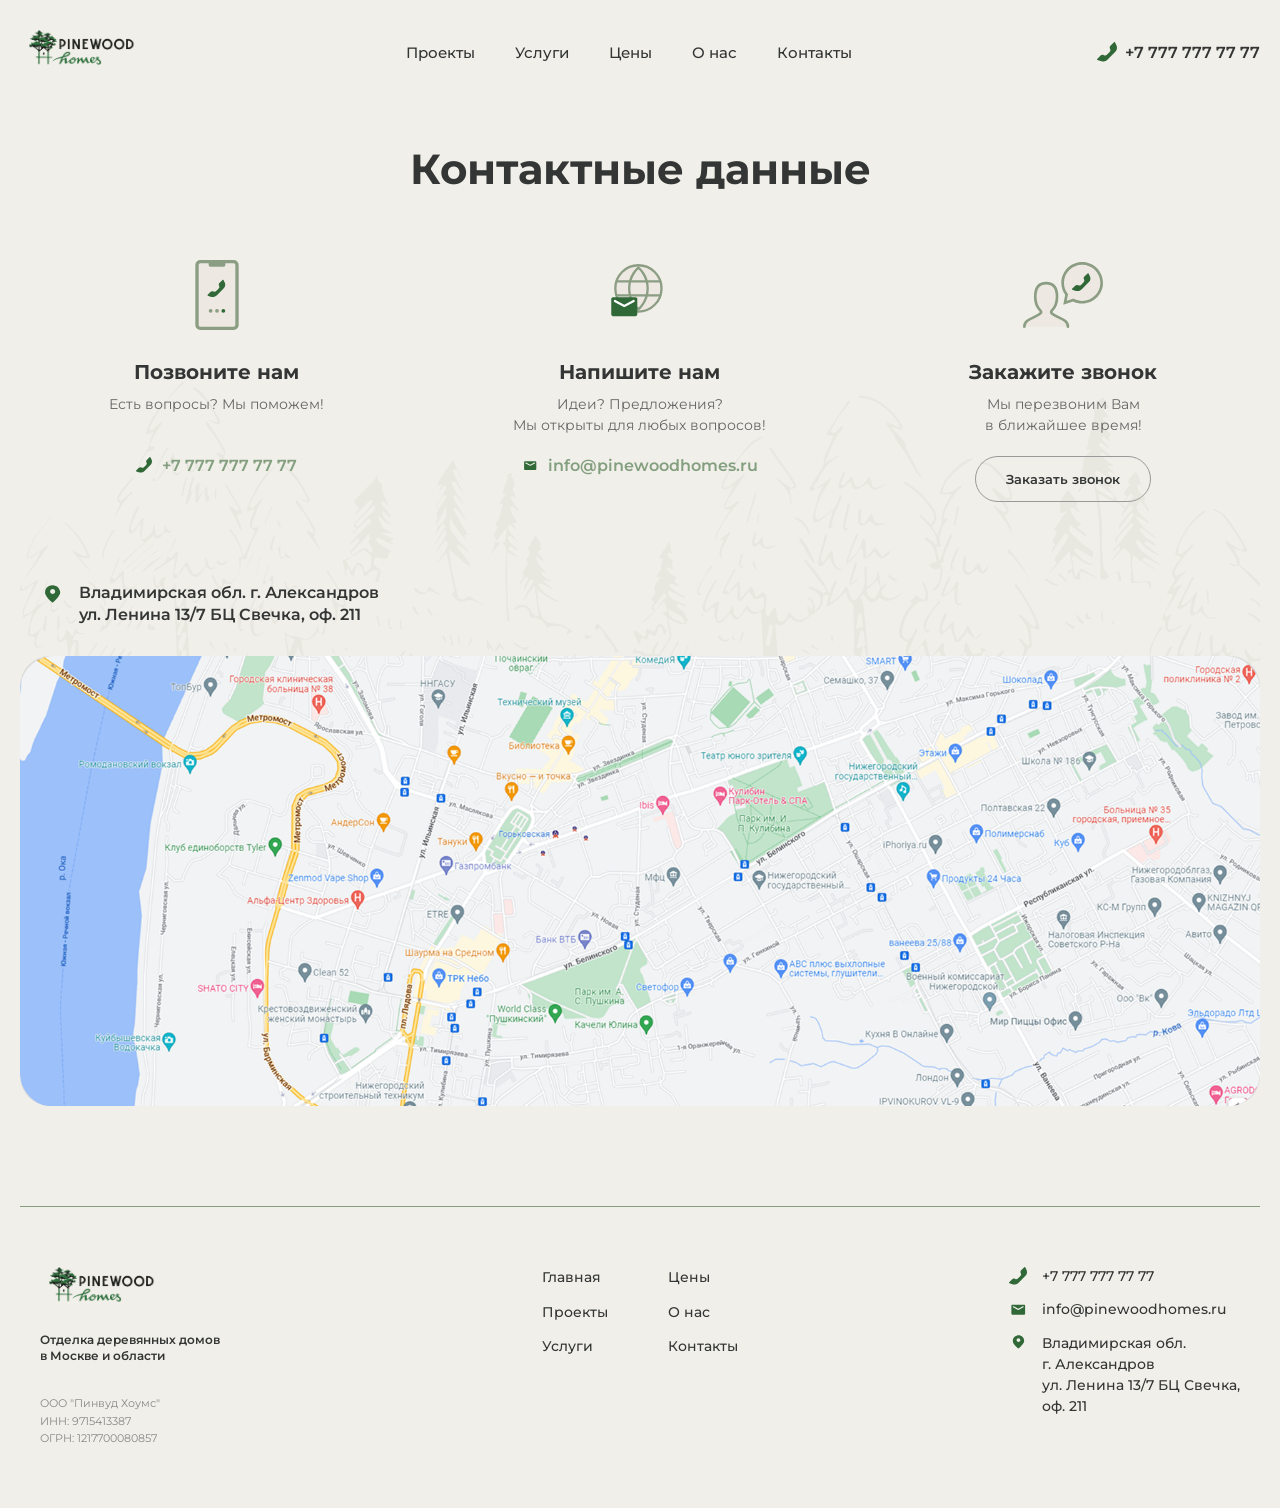
<file: contacts.html>
<!DOCTYPE html>
<html lang="ru">
<head>
    <meta charset="UTF-8">
    <meta name="viewport" content="width=device-width, initial-scale=1.0">
    <title>Контакты — Pinewood Homes</title>
    <link rel="preconnect" href="https://fonts.googleapis.com">
    <link rel="preconnect" href="https://fonts.gstatic.com" crossorigin>
    <link href="https://fonts.googleapis.com/css2?family=Montserrat:wght@400;500;600;700&display=swap" rel="stylesheet">
    <link rel="stylesheet" href="style.css">
</head>
<body>

    <div class="wrapper">

        <header class="header">
            <a href="index.html" class="logo">
                <img src="images/logo.png" alt="Логотип Pinewood Homes">
            </a>
            
            <nav class="nav">
                <ul class="nav__list">
                    <li><a href="projects.html" class="nav__link">Проекты</a></li>
                    <li><a href="services.html" class="nav__link">Услуги</a></li>
                    <li><a href="prices.html" class="nav__link">Цены</a></li>
                    <li><a href="about.html" class="nav__link">О нас</a></li>
                    <li><a href="contacts.html" class="nav__link">Контакты</a></li>
                </ul>
            </nav>

            <a href="tel:+77777777777" class="phone">
                <img src="images/Path 76.svg" alt="Иконка телефона" class="phone__icon">
                +7 777 777 77 77
            </a>
        </header>

        <main class="contacts-page">
            
            <img src="images/trees.svg" alt="Фон деревья" class="contacts-bg">

            <div class="contacts-content">
                <h1 class="projects-page__title">Контактные данные</h1>

                <div class="contacts-grid">
                    
                    <div class="contacts-item">
                        <div class="contacts-item__icon">
                            <img src="images/iphone.svg" alt="Иконка телефона">
                        </div>
                        <h3 class="contacts-item__title">Позвоните нам</h3>
                        <p class="contacts-item__desc">Есть вопросы? Мы поможем!</p>
                        <a href="tel:+77777777777" class="contacts-item__action contacts-link">
                            <img src="images/Path 76.svg" alt="Tel"> +7 777 777 77 77
                        </a>
                    </div>

                    <div class="contacts-item">
                        <div class="contacts-item__icon">
                            <img src="images/Frame45.svg" alt="Иконка почты">
                        </div>
                        <h3 class="contacts-item__title">Напишите нам</h3>
                        <p class="contacts-item__desc">Идеи? Предложения? <br>Мы открыты для любых вопросов!</p>
                        <a href="mailto:info@pinewoodhomes.ru" class="contacts-item__action contacts-link">
                            <img src="images/Mail (1).svg" alt="Mail"> info@pinewoodhomes.ru
                        </a>
                    </div>

                    <div class="contacts-item">
                        <div class="contacts-item__icon">
                            <img src="images/Group 70.svg" alt="Иконка пользователя">
                        </div>
                        <h3 class="contacts-item__title">Закажите звонок</h3>
                        <p class="contacts-item__desc">Мы перезвоним Вам <br>в ближайшее время!</p>
                        <button class="btn btn-outline contacts-btn">Заказать звонок</button>
                    </div>

                </div>

                <div class="contacts-address">
                    <div class="contacts-address__icon">
                        <img src="images/Marker1.svg" alt="Метка">
                    </div>
                    <p class="contacts-address__text">
                        Владимирская обл. г. Александров <br>
                        ул. Ленина 13/7 БЦ Свечка, оф. 211
                    </p>
                </div>

                <div class="contacts-map">

                    <img src="images/map.png" alt="Карта проезда">
                </div>

            </div>
        </main>

       <footer class="footer">
        <div class="wrapper">
            <div class="footer__inner">
                
                <div class="footer__col footer__col--brand">
                    <a href="#" class="logo footer__logo">
                        <img src="images/logo.png" alt="Логотип Pinewood Homes">
                    </a>
                    <p class="footer__desc">Отделка деревянных домов<br>в Москве и области</p>
                    <div class="footer__legal">
                        <p>ООО "Пинвуд Хоумс"</p>
                        <p>ИНН: 9715413387</p>
                        <p>ОГРН: 1217700080857</p>
                    </div>
                </div>

                <div class="footer__col footer__col--nav">
                    <ul class="footer__nav-list">
                        <li><a href="#">Главная</a></li>
                        <li><a href="projects.html">Проекты</a></li>
                        <li><a href="services.html">Услуги</a></li>
                    </ul>
                    <ul class="footer__nav-list">
                        <li><a href="prices.html">Цены</a></li>
                        <li><a href="about.html">О нас</a></li>
                        <li><a href="contacts.html">Контакты</a></li>
                    </ul>
                </div>

                <div class="footer__col footer__col--contacts">
                    <a href="tel:+77777777777" class="footer__contact-item">
                        <img src="images/Path 76.svg" alt="Телефон">
                        +7 777 777 77 77
                    </a>
                    <a href="mailto:info@pinewoodhomes.ru" class="footer__contact-item">
                        <img src="images/Mail.svg" alt="Почта">
                        info@pinewoodhomes.ru
                    </a>
                    <div class="footer__contact-item align-top">
                        <img src="images/Marker1.svg" alt="Адрес">
                        <p>Владимирская обл.<br>г. Александров<br>ул. Ленина 13/7 БЦ Свечка,<br>оф. 211</p>
                    </div>
                </div>

            </div>
        </div>
    </footer>
    </div>

</body>
</html>
</file>
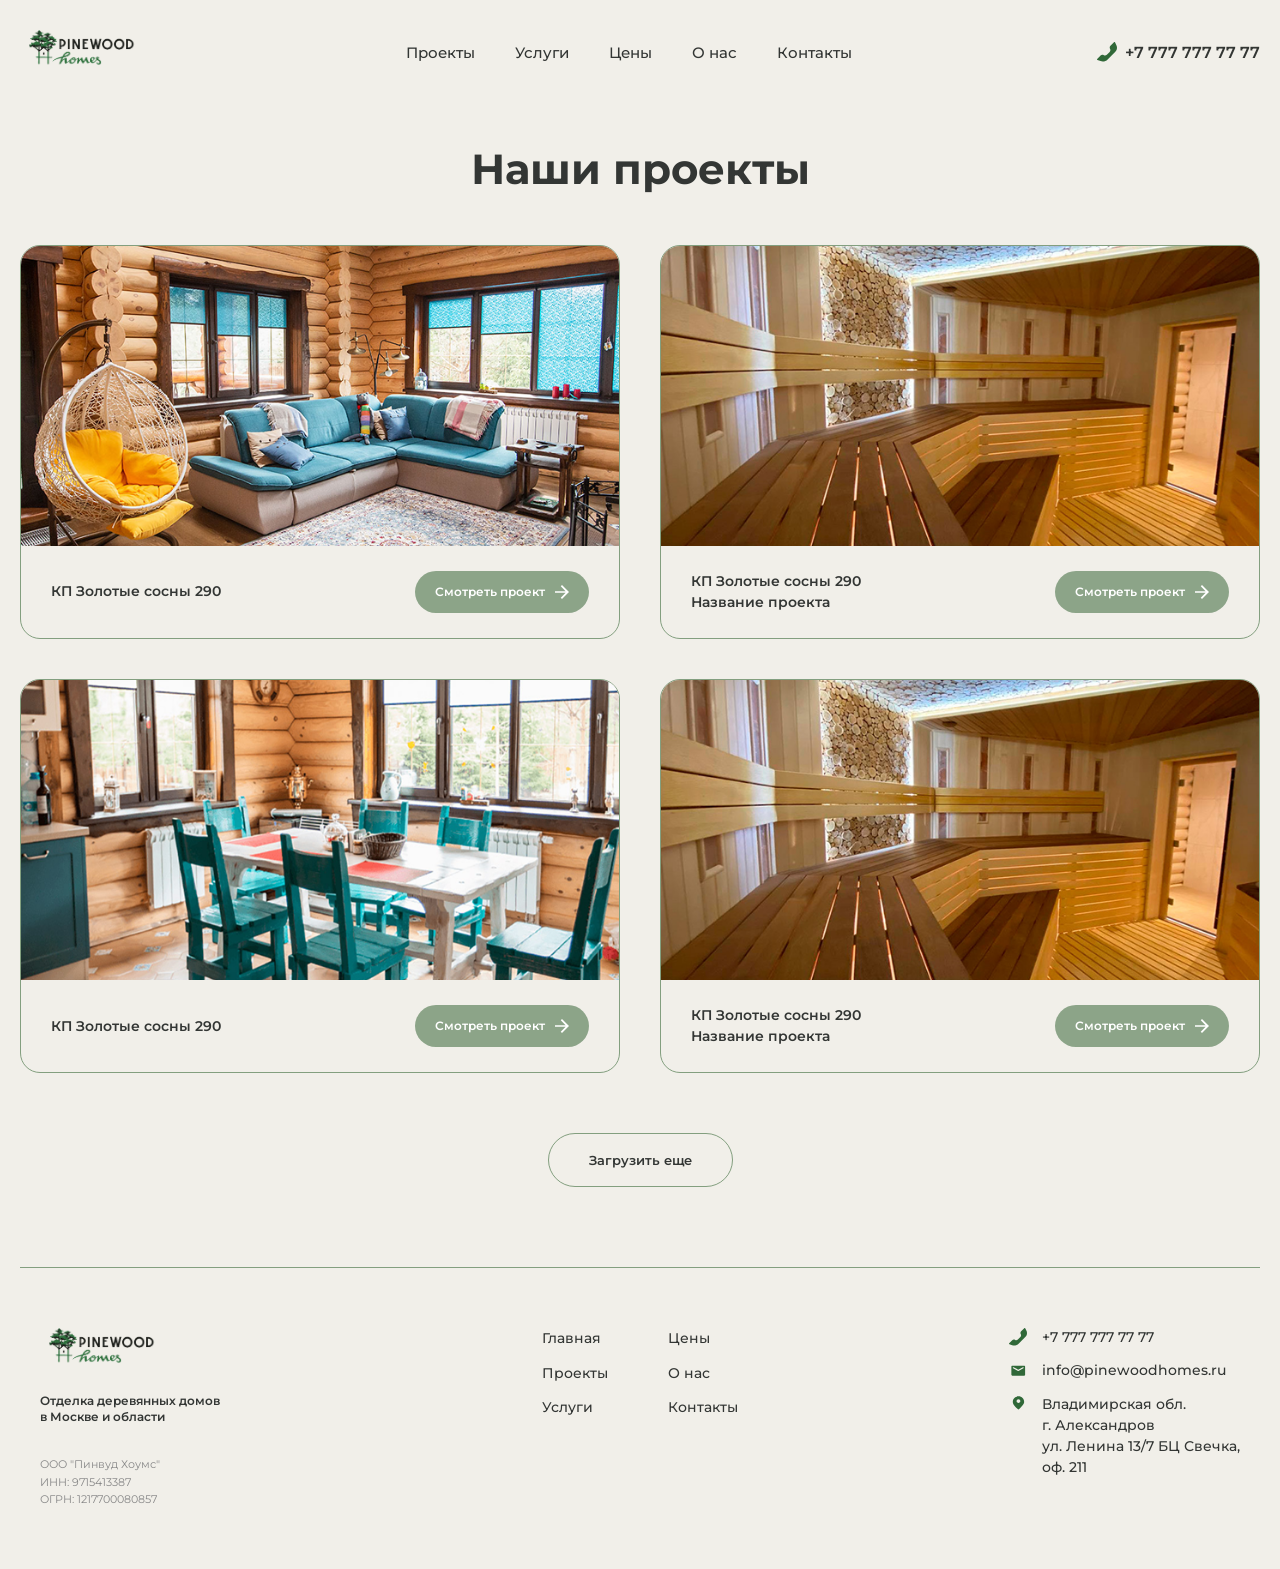
<file: projects.html>
<!DOCTYPE html>
<html lang="ru">
<head>
    <meta charset="UTF-8">
    <meta name="viewport" content="width=device-width, initial-scale=1.0">
    <title>Наши проекты — Pinewood Homes</title>
    <link rel="preconnect" href="https://fonts.googleapis.com">
    <link rel="preconnect" href="https://fonts.gstatic.com" crossorigin>
    <link href="https://fonts.googleapis.com/css2?family=Montserrat:wght@400;500;600;700&display=swap" rel="stylesheet">
    <link rel="stylesheet" href="style.css">
</head>
<body>

    <div class="wrapper">
         <header class="header">
            <a href="index.html" class="logo">
                <img src="images/logo.png" alt="Логотип Pinewood Homes">
            </a>
            
            <nav class="nav">
                <ul class="nav__list">
                    <li><a href="projects.html" class="nav__link">Проекты</a></li>
                    <li><a href="services.html" class="nav__link">Услуги</a></li>
                    <li><a href="prices.html" class="nav__link">Цены</a></li>
                    <li><a href="about.html" class="nav__link">О нас</a></li>
                    <li><a href="contacts.html" class="nav__link">Контакты</a></li>
                </ul>
            </nav>

            <a href="tel:+77777777777" class="phone">
                <img src="images/Path 76.svg" alt="Иконка телефона" class="phone__icon">
                +7 777 777 77 77
            </a>
        </header>

        <main class="projects-page">
            <h1 class="projects-page__title">Наши проекты</h1>

            <div class="projects-page__grid" id="projects-grid">
                
                <article class="project-card">
                    <div class="project-card__img">
                        <img src="images/project-img1.png" alt="Интерьер 1">
                    </div>
                    <div class="project-card__content">
                        <div class="project-card__info">
                            <p>КП Золотые сосны 290</p>
                        </div>
                        <a href="#" class="project-card__btn">
                            Смотреть проект
                            <img src="images/Icon ionic-md-arrow-forward.svg" alt="Стрелка">
                        </a>
                    </div>
                </article>

                <article class="project-card">
                    <div class="project-card__img">
                        <img src="images/project-img2.png" alt="Интерьер 2">
                    </div>
                    <div class="project-card__content">
                        <div class="project-card__info">
                            <p>КП Золотые сосны 290</p>
                            <p>Название проекта</p>
                        </div>
                        <a href="#" class="project-card__btn">
                            Смотреть проект
                            <img src="images/Icon ionic-md-arrow-forward.svg" alt="Стрелка">
                        </a>
                    </div>
                </article>

                <article class="project-card">
                    <div class="project-card__img">
                        <img src="images/project-img3.png" alt="Интерьер 3">
                    </div>
                    <div class="project-card__content">
                        <div class="project-card__info">
                            <p>КП Золотые сосны 290</p>
                        </div>
                        <a href="#" class="project-card__btn">
                            Смотреть проект
                            <img src="images/Icon ionic-md-arrow-forward.svg" alt="Стрелка">
                        </a>
                    </div>
                </article>

                <article class="project-card">
                    <div class="project-card__img">
                        <img src="images/project-img4.png" alt="Интерьер 4">
                    </div>
                    <div class="project-card__content">
                        <div class="project-card__info">
                            <p>КП Золотые сосны 290</p>
                            <p>Название проекта</p>
                        </div>
                        <a href="#" class="project-card__btn">
                            Смотреть проект
                            <img src="images/Icon ionic-md-arrow-forward.svg" alt="Стрелка">
                        </a>
                    </div>
                </article>

            </div>

            <div class="projects-page__actions">
                <button class="btn btn-outline" id="load-more-btn">Загрузить еще</button>
            </div>
        </main>

        <footer class="footer">
        <div class="wrapper">
            <div class="footer__inner">
                

                <div class="footer__col footer__col--brand">
                    <a href="#" class="logo footer__logo">
                        <img src="images/logo.png" alt="Логотип Pinewood Homes">
                    </a>
                    <p class="footer__desc">Отделка деревянных домов<br>в Москве и области</p>
                    <div class="footer__legal">
                        <p>ООО "Пинвуд Хоумс"</p>
                        <p>ИНН: 9715413387</p>
                        <p>ОГРН: 1217700080857</p>
                    </div>
                </div>

                <div class="footer__col footer__col--nav">
                    <ul class="footer__nav-list">
                        <li><a href="index.html">Главная</a></li>
                        <li><a href="projects.html">Проекты</a></li>
                        <li><a href="services.html">Услуги</a></li>
                    </ul>
                    <ul class="footer__nav-list">
                        <li><a href="prices.html">Цены</a></li>
                        <li><a href="about.html">О нас</a></li>
                        <li><a href="contacts.html">Контакты</a></li>
                    </ul>
                </div>


                <div class="footer__col footer__col--contacts">
                    <a href="tel:+77777777777" class="footer__contact-item">
                        <img src="images/Path 76.svg" alt="Телефон">
                        +7 777 777 77 77
                    </a>
                    <a href="mailto:info@pinewoodhomes.ru" class="footer__contact-item">
                        <img src="images/Mail.svg" alt="Почта">
                        info@pinewoodhomes.ru
                    </a>
                    <div class="footer__contact-item align-top">
                        <img src="images/Marker1.svg" alt="Адрес">
                        <p>Владимирская обл.<br>г. Александров<br>ул. Ленина 13/7 БЦ Свечка,<br>оф. 211</p>
                    </div>
                </div>

            </div>
        </div>
    </footer>
    </div>
    
    
    <script src="script.js"></script>
</body>
</html>
</file>
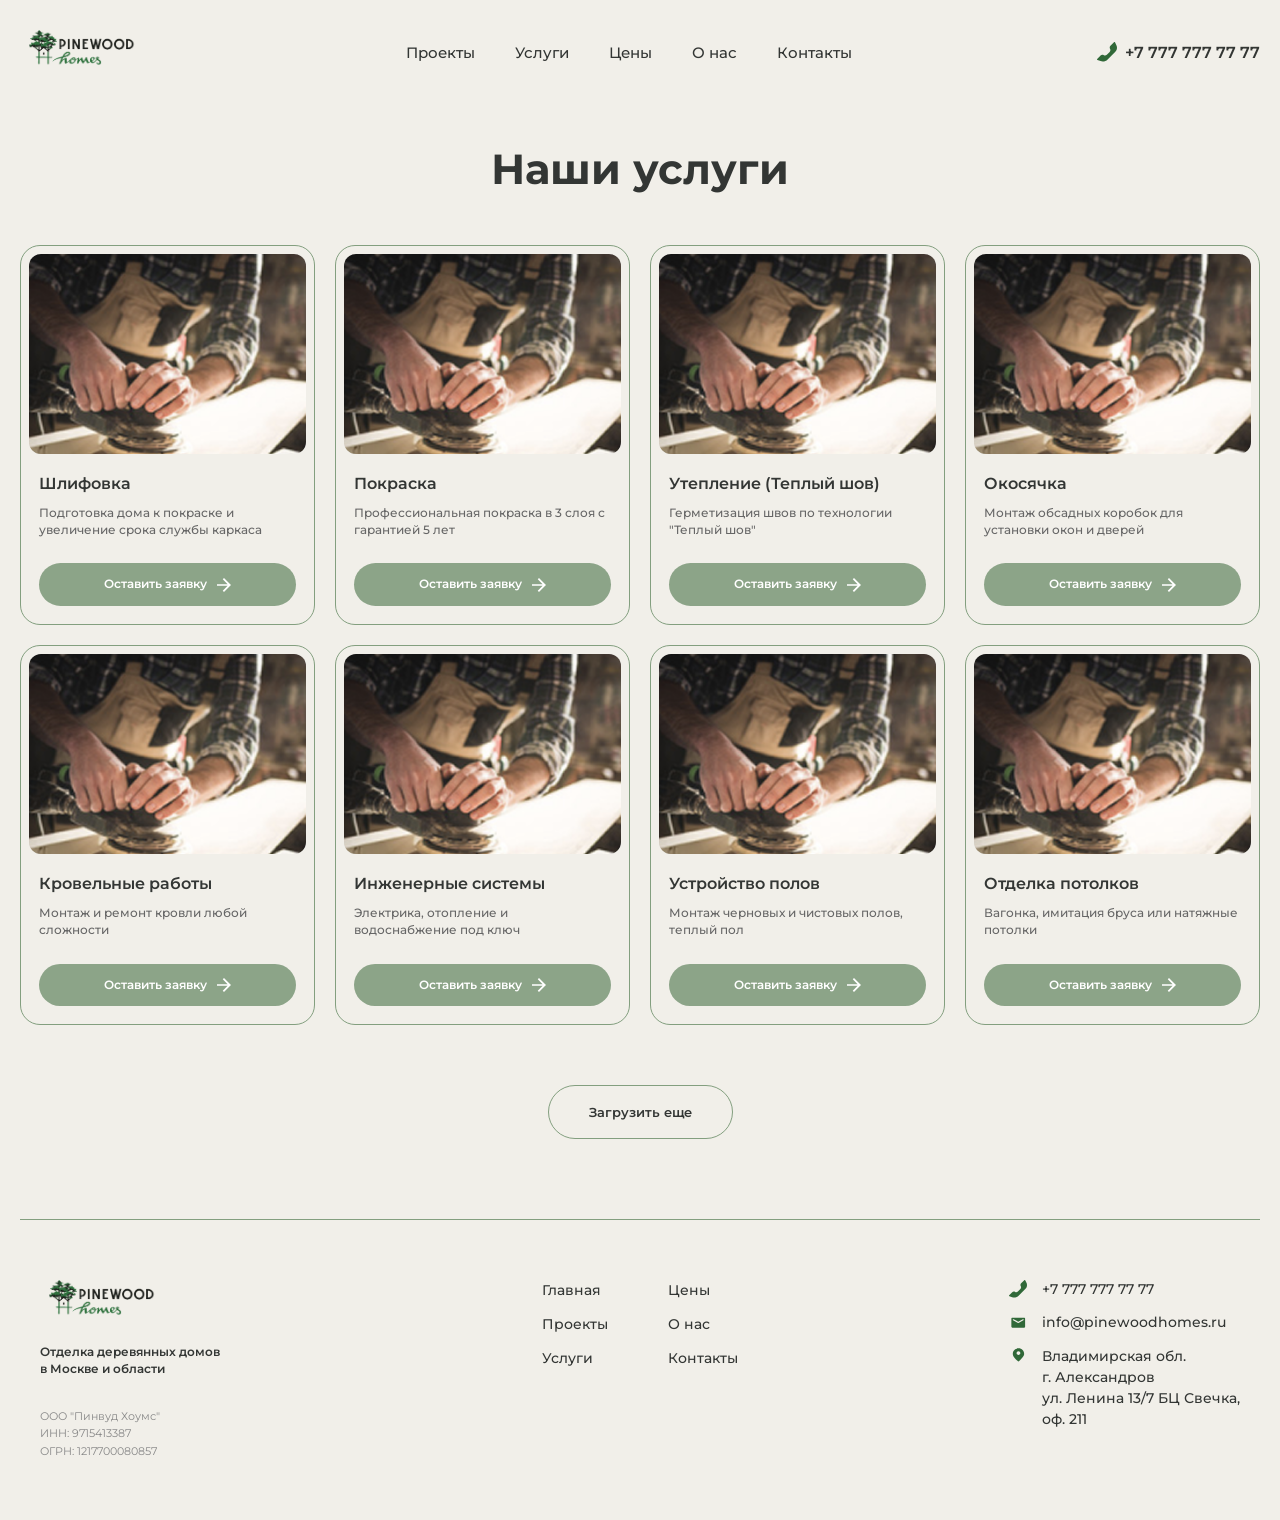
<file: services.html>
<!DOCTYPE html>
<html lang="ru">
<head>
    <meta charset="UTF-8">
    <meta name="viewport" content="width=device-width, initial-scale=1.0">
    <title>Наши услуги — Pinewood Homes</title>
    <link rel="preconnect" href="https://fonts.googleapis.com">
    <link rel="preconnect" href="https://fonts.gstatic.com" crossorigin>
    <link href="https://fonts.googleapis.com/css2?family=Montserrat:wght@400;500;600;700&display=swap" rel="stylesheet">
    <link rel="stylesheet" href="style.css">
</head>
<body>

    <div class="wrapper">

        <header class="header">
            <a href="index.html" class="logo">
                <img src="images/logo.png" alt="Логотип Pinewood Homes">
            </a>
            
            <nav class="nav">
                <ul class="nav__list">
                    <li><a href="projects.html" class="nav__link">Проекты</a></li>
                    <li><a href="services.html" class="nav__link">Услуги</a></li>
                    <li><a href="prices.html" class="nav__link">Цены</a></li>
                    <li><a href="about.html" class="nav__link">О нас</a></li>
                    <li><a href="contacts.html" class="nav__link">Контакты</a></li>
                </ul>
            </nav>

            <a href="tel:+77777777777" class="phone">
                <img src="images/Path 76.svg" alt="Иконка телефона" class="phone__icon">
                +7 777 777 77 77
            </a>
        </header>

        <main class="services-page">
            <h1 class="projects-page__title">Наши услуги</h1>

            <div class="services-page__grid" id="services-grid">
                
                <article class="service-card">
                    <div class="service-card__img"><img src="images/swiper3.png" alt="Шлифовка"></div>
                    <div class="service-card__content">
                        <h3 class="service-card__title">Шлифовка</h3>
                        <p class="service-card__desc">Подготовка дома к покраске и увеличение срока службы каркаса</p>
                        <a href="#" class="service-card__btn">Оставить заявку <img src="images/Icon ionic-md-arrow-forward.svg" alt="Стрелка"></a>
                    </div>
                </article>

                <article class="service-card">
                    <div class="service-card__img"><img src="images/swiper3.png" alt="Покраска"></div>
                    <div class="service-card__content">
                        <h3 class="service-card__title">Покраска</h3>
                        <p class="service-card__desc">Профессиональная покраска в 3 слоя с гарантией 5 лет</p>
                        <a href="#" class="service-card__btn">Оставить заявку <img src="images/Icon ionic-md-arrow-forward.svg" alt="Стрелка"></a>
                    </div>
                </article>

                <article class="service-card">
                    <div class="service-card__img"><img src="images/swiper3.png" alt="Утепление"></div>
                    <div class="service-card__content">
                        <h3 class="service-card__title">Утепление (Теплый шов)</h3>
                        <p class="service-card__desc">Герметизация швов по технологии "Теплый шов"</p>
                        <a href="#" class="service-card__btn">Оставить заявку <img src="images/Icon ionic-md-arrow-forward.svg" alt="Стрелка"></a>
                    </div>
                </article>

                <article class="service-card">
                    <div class="service-card__img"><img src="images/swiper3.png" alt="Окосячка"></div>
                    <div class="service-card__content">
                        <h3 class="service-card__title">Окосячка</h3>
                        <p class="service-card__desc">Монтаж обсадных коробок для установки окон и дверей</p>
                        <a href="#" class="service-card__btn">Оставить заявку <img src="images/Icon ionic-md-arrow-forward.svg" alt="Стрелка"></a>
                    </div>
                </article>

                <article class="service-card">
                    <div class="service-card__img"><img src="images/swiper3.png" alt="Кровля"></div>
                    <div class="service-card__content">
                        <h3 class="service-card__title">Кровельные работы</h3>
                        <p class="service-card__desc">Монтаж и ремонт кровли любой сложности</p>
                        <a href="#" class="service-card__btn">Оставить заявку <img src="images/Icon ionic-md-arrow-forward.svg" alt="Стрелка"></a>
                    </div>
                </article>

                <article class="service-card">
                    <div class="service-card__img"><img src="images/swiper3.png" alt="Инженерка"></div>
                    <div class="service-card__content">
                        <h3 class="service-card__title">Инженерные системы</h3>
                        <p class="service-card__desc">Электрика, отопление и водоснабжение под ключ</p>
                        <a href="#" class="service-card__btn">Оставить заявку <img src="images/Icon ionic-md-arrow-forward.svg" alt="Стрелка"></a>
                    </div>
                </article>

                <article class="service-card">
                    <div class="service-card__img"><img src="images/swiper3.png" alt="Полы"></div>
                    <div class="service-card__content">
                        <h3 class="service-card__title">Устройство полов</h3>
                        <p class="service-card__desc">Монтаж черновых и чистовых полов, теплый пол</p>
                        <a href="#" class="service-card__btn">Оставить заявку <img src="images/Icon ionic-md-arrow-forward.svg" alt="Стрелка"></a>
                    </div>
                </article>

                <article class="service-card">
                    <div class="service-card__img"><img src="images/swiper3.png" alt="Потолки"></div>
                    <div class="service-card__content">
                        <h3 class="service-card__title">Отделка потолков</h3>
                        <p class="service-card__desc">Вагонка, имитация бруса или натяжные потолки</p>
                        <a href="#" class="service-card__btn">Оставить заявку <img src="images/Icon ionic-md-arrow-forward.svg" alt="Стрелка"></a>
                    </div>
                </article>

            </div>

            <div class="projects-page__actions">
                <button class="btn btn-outline" id="load-more-services-btn">Загрузить еще</button>
            </div>
        </main>

         <footer class="footer">
        <div class="wrapper">
            <div class="footer__inner">
                
                <div class="footer__col footer__col--brand">
                    <a href="#" class="logo footer__logo">
                        <img src="images/logo.png" alt="Логотип Pinewood Homes">
                    </a>
                    <p class="footer__desc">Отделка деревянных домов<br>в Москве и области</p>
                    <div class="footer__legal">
                        <p>ООО "Пинвуд Хоумс"</p>
                        <p>ИНН: 9715413387</p>
                        <p>ОГРН: 1217700080857</p>
                    </div>
                </div>

                <div class="footer__col footer__col--nav">
                    <ul class="footer__nav-list">
                        <li><a href="#">Главная</a></li>
                        <li><a href="projects.html">Проекты</a></li>
                        <li><a href="services.html">Услуги</a></li>
                    </ul>
                    <ul class="footer__nav-list">
                        <li><a href="prices.html">Цены</a></li>
                        <li><a href="about.html">О нас</a></li>
                        <li><a href="contacts.html">Контакты</a></li>
                    </ul>
                </div>

                <div class="footer__col footer__col--contacts">
                    <a href="tel:+77777777777" class="footer__contact-item">
                        <img src="images/Path 76.svg" alt="Телефон">
                        +7 777 777 77 77
                    </a>
                    <a href="mailto:info@pinewoodhomes.ru" class="footer__contact-item">
                        <img src="images/Mail.svg" alt="Почта">
                        info@pinewoodhomes.ru
                    </a>
                    <div class="footer__contact-item align-top">
                        <img src="images/Marker1.svg" alt="Адрес">
                        <p>Владимирская обл.<br>г. Александров<br>ул. Ленина 13/7 БЦ Свечка,<br>оф. 211</p>
                    </div>
                </div>

            </div>
        </div>
    </footer>
    </div>
    
    <script src="script.js"></script>
</body>
</html>
</file>
<file: style.css>
:root {
    --bg-color: #F1EFE9; 
    --text-main: #333634; 
    --text-green: #839F7F; 
    --font-main: 'Montserrat', sans-serif;
    --container-width: 1340px; 
}

* {
    margin: 0;
    padding: 0;
    box-sizing: border-box;
}

body {
    background-color: var(--bg-color);
    font-family: var(--font-main);
    color: var(--text-main);
    line-height: 1.2;
    overflow-x: hidden;
}

a {
    text-decoration: none;
    color: inherit;
}

ul {
    list-style: none;
}

.wrapper {
    max-width: var(--container-width);
    margin: 0 auto;
    padding: 0 20px;
}

.header {
    display: flex;
    justify-content: space-between;
    align-items: center;
    padding: 30px 0;
}

.logo img {
    height: 40px; 
    min-width: 140px;
    object-fit: contain;
}

.nav__list {
    display: flex;
    gap: 40px;
}

.nav__link {
    font-size: 15px;
    font-weight: 500;
    transition: color 0.3s ease;
}

.nav__link:hover {
    color: var(--text-green);
}

.phone {
    display: flex;
    align-items: center;
    gap: 8px;
    font-size: 16px;
    font-weight: 600;
}

.phone__icon {
    width: 20px;
    height: 20px;
    object-fit: contain;
}

.hero {
    display: flex;
    align-items: center;
    justify-content: space-between;
    padding: 60px 0 100px 0;
}

.hero__content {
    width: 45%; 
    max-width: 500px;
}

.hero__title {
    font-size: clamp(32px, 4vw, 44px);
    font-weight: 700;
    line-height: 1.15;
    margin-bottom: 25px;
    letter-spacing: -0.5px;
}

.text-green {
    color: var(--text-green);
}

.hero__subtitle {
    font-size: 16px;
    font-weight: 500;
    margin-bottom: 45px;
    line-height: 1.5;
    color: #555555;
}

.hero__actions {
    display: flex;
    align-items: center;
    gap: 15px;
}

.btn {
    cursor: pointer;
    border: none;
    outline: none;
    transition: background-color 0.2s ease, transform 0.1s ease;
}

.btn:active {
    transform: scale(0.98);
}

.btn-primary {
    background-color: var(--text-green);
    color: white;
    font-family: var(--font-main);
    font-size: 12px;
    font-weight: 600;
    padding: 18px 32px;
    border-radius: 40px;
    text-transform: uppercase;
    letter-spacing: 0.5px;
}

.btn-primary:hover {
    background-color: #718c6e;
}

.btn-icon {
    display: flex;
    justify-content: center;
    align-items: center;
    width: 52px;
    height: 52px;
    background-color: var(--text-green);
    border-radius: 50%;
}

.btn-icon:hover {
    background-color: #718c6e;
}

.btn-icon img {
    width: 20px;
    height: 20px;
}

.hero__slider-wrapper {
    position: relative;
    width: 50%; 
    max-width: 550px;
}

.hero-swiper {
    width: 100%;
    height: 420px;
    border-radius: 40px;
    border: 2px solid var(--text-green); 
    background-color: #dcdcdc; 
}

.swiper-slide {
    width: 100%;
    height: 100%; 
    display: block;
}

.swiper-slide img {
    width: 100%;
    height: 100%;
    object-fit: cover;
    display: block;
}


.custom-next {
    position: absolute;
    right: -60px; 
    top: 50%;
    transform: translateY(-50%);
    width: 46px !important;
    height: 46px !important;
    border-radius: 50%;
    border: 1px solid var(--text-green);
    display: flex;
    justify-content: center;
    align-items: center;
    cursor: pointer;
    z-index: 10;
    background-color: transparent;
}

.custom-next:hover {
    background-color: rgba(131, 159, 127, 0.1);
}

.custom-next img {
    width: 14px;
    height: 14px;
}

.custom-next::after {
    display: none; 
}


@media (max-width: 992px) {
    .header {
        flex-wrap: wrap;
        gap: 20px;
        justify-content: center;
    }
    .nav {
        order: 3;
        width: 100%;
        display: flex;
        justify-content: center;
    }
    
    .hero {
        flex-direction: column;
        text-align: center;
        padding: 40px 0;
        gap: 50px;
    }
    
    .hero__content, 
    .hero__slider-wrapper {
        width: 100%;
        max-width: 600px;
    }
    
    .hero__actions {
        justify-content: center;
    }
    
    .custom-next {
        display: none !important; 
    }
}

@media (max-width: 576px) {
    .nav__list {
        flex-wrap: wrap;
        justify-content: center;
        gap: 15px;
    }
    
    .hero__actions {
        flex-direction: column;
        width: 100%;
    }
    
    .btn-primary {
        width: 100%;
    }
    
    .hero-swiper {
        height: 300px; 
        border-radius: 20px;
    }
}


.process {
    position: relative; 
    padding: 100px 0 120px 0;
    background-color: var(--bg-color);
}

.process__bg-trees {
    position: absolute;
    bottom: 0;
    left: 0;
    width: 100%;
    height: auto;
    object-fit: cover;
    z-index: 0;
    pointer-events: none; 
    opacity: 0.4;
}

.process .wrapper {
    position: relative;
    z-index: 1;
}

.process__header {
    display: flex;
    justify-content: space-between;
    align-items: flex-start;
    margin-bottom: 70px;
    gap: 40px;
}

.process__title {
    font-size: clamp(28px, 4vw, 36px);
    font-weight: 700;
    line-height: 1.2;
    max-width: 500px;
}

.process__subtitle {
    font-size: 16px;
    font-weight: 500;
    color: #555555;
    line-height: 1.5;
    max-width: 350px;
    margin-top: 10px; 
}

.process__grid {
    display: grid;
    grid-template-columns: repeat(3, 1fr);
    row-gap: 60px; 
    column-gap: 50px; 
}

.process__item {
    display: flex;
    align-items: flex-start;
    gap: 20px;
}

.process__num {
    font-size: 46px;
    font-weight: 700;
    color: var(--text-green);
    line-height: 0.8; 
}

.process__text {
    display: flex;
    flex-direction: column;
    gap: 12px;
}

.process__step-title {
    font-size: 18px;
    font-weight: 600;
    color: var(--text-main);
}

.process__step-desc {
    font-size: 14px;
    font-weight: 500;
    color: #666666;
    line-height: 1.45;
}

@media (max-width: 992px) {
    .process {
        padding: 80px 0;
    }
    .process__header {
        flex-direction: column;
        gap: 20px;
        margin-bottom: 50px;
    }
    .process__subtitle {
        max-width: 100%;
        margin-top: 0;
    }
    .process__grid {
        grid-template-columns: repeat(2, 1fr);
        row-gap: 50px;
        column-gap: 30px;
    }
}

@media (max-width: 576px) {
    .process {
        padding: 60px 0;
    }
    .process__grid {
        grid-template-columns: 1fr;
        row-gap: 40px;
    }
    .process__num {
        font-size: 38px;
    }
}

.projects {
    padding: 80px 0 100px 0;
    background-color: var(--bg-color);
}

.projects__header {
    display: flex;
    justify-content: space-between;
    align-items: flex-start;
    margin-bottom: 50px;
    gap: 40px;
}

.projects__title {
    font-size: clamp(28px, 4vw, 36px);
    font-weight: 700;
    line-height: 1.2;
    max-width: 550px;
}

.projects__subtitle {
    font-size: 16px;
    font-weight: 500;
    color: #555555;
    line-height: 1.5;
    max-width: 380px;
    margin-top: 5px;
}

.projects__slider-wrap {
    position: relative;
    width: 100%;
}

.projects-swiper {
    width: 100%;
    overflow: hidden;
    padding-bottom: 5px; 
}

.project-card {
    display: flex;
    flex-direction: column;
    border: 1px solid var(--text-green);
    border-radius: 20px;
    overflow: hidden;
    background-color: transparent;
    height: 100%; 
}

.project-card__img {
    width: 100%;
    height: 300px;
}

.project-card__img img {
    width: 100%;
    height: 100%;
    object-fit: cover;
    background-color: #dcdcdc;
    display: block;
}

.project-card__content {
    padding: 25px 30px;
    display: flex;
    justify-content: space-between;
    align-items: center;
    gap: 20px;
    flex-grow: 1;
}

.project-card__info {
    display: flex;
    flex-direction: column;
    gap: 4px;
}

.project-card__info p {
    font-size: 14px;
    font-weight: 600;
    color: var(--text-main);
}

.project-card__btn {
    display: flex;
    align-items: center;
    gap: 10px;
    background-color: #8CA488; 
    color: white;
    font-size: 12px;
    font-weight: 600;
    padding: 14px 20px;
    border-radius: 30px;
    transition: background-color 0.2s ease;
    white-space: nowrap; 
}

.project-card__btn:hover {
    background-color: #718c6e;
}

.project-card__btn img {
    width: 14px;
    height: 14px;
    object-fit: contain;
}

.projects-prev,
.projects-next {
    position: absolute;
    top: 50%;
    transform: translateY(-50%);
    width: 46px !important;
    height: 46px !important;
    border-radius: 50%;
    border: 1px solid var(--text-green);
    display: flex;
    justify-content: center;
    align-items: center;
    cursor: pointer;
    z-index: 10;
    background-color: var(--bg-color); 
    transition: background-color 0.2s;
}

.projects-prev {
    left: -70px;
}

.projects-next {
    right: -70px;
}

.projects-prev:hover,
.projects-next:hover {
    background-color: rgba(131, 159, 127, 0.1);
}

.projects-prev img,
.projects-next img {
    width: 14px;
    height: 14px;
}

.projects-prev::after,
.projects-next::after {
    display: none;
}

.projects__bottom {
    display: flex;
    justify-content: center;
    margin-top: 50px;
}

.btn-outline {
    background-color: transparent;
    border: 1px solid var(--text-green);
    color: var(--text-main);
    padding: 18px 40px;
    border-radius: 40px;
    font-family: var(--font-main);
    font-size: 13px;
    font-weight: 600;
}

.btn-outline:hover {
    background-color: rgba(131, 159, 127, 0.1);
}

@media (max-width: 1300px) {
    .projects-prev,
    .projects-next {
        display: none !important;
    }
}

@media (max-width: 992px) {
    .projects__header {
        flex-direction: column;
        gap: 20px;
        margin-bottom: 40px;
    }
    .projects__subtitle {
        max-width: 100%;
    }
}

@media (max-width: 768px) {
    .project-card__content {
        flex-direction: column;
        align-items: flex-start;
        gap: 15px;
        padding: 20px;
    }
    .project-card__btn {
        width: 100%;
        justify-content: center; 
    }
    .project-card__img {
        height: 240px;
    }
}

.services {
    position: relative;
    padding: 80px 0 100px 0;
    background-color: var(--bg-color);
}

.services__bg-pattern {
    position: absolute;
    bottom: 0;
    left: 0;
    width: 350px; 
    height: auto;
    pointer-events: none;
    z-index: 0;
}

.services .wrapper {
    position: relative;
    z-index: 1;
}

.services__header {
    display: flex;
    justify-content: space-between;
    align-items: flex-start;
    margin-bottom: 50px;
    gap: 40px;
}

.services__title {
    font-size: clamp(28px, 4vw, 36px);
    font-weight: 700;
    line-height: 1.2;
}

.services__subtitle {
    font-size: 16px;
    font-weight: 500;
    color: #555555;
    line-height: 1.5;
    max-width: 380px;
    margin-top: 5px;
}

.services__slider-wrap {
    position: relative;
    width: 100%;
}

.services-swiper {
    width: 100%;
    overflow: hidden;
    padding-bottom: 5px;
}

.service-card {
    display: flex;
    flex-direction: column;
    border: 1px solid var(--text-green);
    border-radius: 20px;
    padding: 8px; 
    height: 100%; 
    background-color: transparent;
}

.service-card__img {
    width: 100%;
    height: 200px;
    border-radius: 12px; 
    overflow: hidden;
}

.service-card__img img {
    width: 100%;
    height: 100%;
    object-fit: cover;
    background-color: #dcdcdc;
    display: block;
}

.service-card__content {
    padding: 20px 10px 10px 10px;
    display: flex;
    flex-direction: column;
    flex-grow: 1;
}

.service-card__title {
    font-size: 16px;
    font-weight: 600;
    color: var(--text-main);
    margin-bottom: 12px;
}

.service-card__desc {
    font-size: 12px;
    font-weight: 500;
    color: #666666;
    line-height: 1.4;
    margin-bottom: 25px;
    flex-grow: 1; 
}

.service-card__btn {
    display: flex;
    justify-content: center;
    align-items: center;
    gap: 10px;
    width: 100%;
    background-color: #8CA488;
    color: white;
    font-size: 12px;
    font-weight: 600;
    padding: 14px 20px;
    border-radius: 30px;
    transition: background-color 0.2s ease;
}

.service-card__btn:hover {
    background-color: #718c6e;
}

.service-card__btn img {
    width: 14px;
    height: 14px;
    object-fit: contain;
}

.services-prev,
.services-next {
    position: absolute;
    top: 50%;
    transform: translateY(-50%);
    width: 46px !important;
    height: 46px !important;
    border-radius: 50%;
    border: 1px solid var(--text-green);
    display: flex;
    justify-content: center;
    align-items: center;
    cursor: pointer;
    z-index: 10;
    background-color: var(--bg-color);
    transition: background-color 0.2s;
}

.services-prev {
    left: -70px;
}

.services-next {
    right: -70px;
}

.services-prev:hover,
.services-next:hover {
    background-color: rgba(131, 159, 127, 0.1);
}

.services-prev img,
.services-next img {
    width: 14px;
    height: 14px;
}

.services-prev::after,
.services-next::after {
    display: none;
}

.services__bottom {
    display: flex;
    justify-content: center;
    margin-top: 50px;
}


@media (max-width: 1300px) {
    .services-prev,
    .services-next {
        display: none !important;
    }
}

@media (max-width: 992px) {
    .services__header {
        flex-direction: column;
        gap: 20px;
        margin-bottom: 40px;
    }
    .services__subtitle {
        max-width: 100%;
    }
}

@media (max-width: 576px) {
    .services {
        padding: 60px 0 80px 0;
    }
}

.quiz {
    position: relative;
    padding: 100px 0;
    background-color: var(--bg-color);
}

.quiz__bg {
    position: absolute;
    z-index: 0;
    pointer-events: none;
    opacity: 0.7; 
}
.quiz__bg-left {
    top: 50px;
    left: 0;
    width: 300px;
}
.quiz__bg-right {
    bottom: 50px;
    right: 0;
    width: 300px;
}

.quiz .wrapper {
    position: relative;
    z-index: 1;
}

.quiz__title {
    font-size: clamp(28px, 4vw, 36px);
    font-weight: 700;
    line-height: 1.2;
    margin-bottom: 50px;
}

.quiz__box {
    display: flex;
    border: 1px solid var(--text-green);
    background-color: transparent; 
    border-radius: 4px;
}

.quiz__main {
    flex: 1;
    padding: 50px 60px;
    display: flex;
    flex-direction: column;
}

.quiz__counter {
    font-size: 14px;
    font-weight: 600;
    color: #666;
    margin-bottom: 30px;
}

.quiz__steps-container {
    flex-grow: 1;
}

.quiz__step {
    display: none; 
}

.quiz__step.active {
    display: block; 
    animation: fadeIn 0.4s ease forwards;
}

@keyframes fadeIn {
    from { opacity: 0; transform: translateY(10px); }
    to { opacity: 1; transform: translateY(0); }
}

.quiz__question {
    font-size: 24px;
    font-weight: 700;
    margin-bottom: 40px;
    color: var(--text-main);
}

.quiz__step-content {
    display: flex;
    gap: 40px;
    align-items: flex-start;
}

.quiz__input {
    padding: 15px 30px;
    border: 1px solid #c8d1c6;
    border-radius: 30px;
    background: transparent;
    font-family: var(--font-main);
    font-size: 14px;
    color: var(--text-main);
    outline: none;
    width: 200px;
}

.quiz__input:focus {
    border-color: var(--text-green);
}

.quiz__step-img {
    width: 250px;
}
.quiz__step-img img {
    width: 140%;
    height: auto;
    object-fit: contain;
}

.quiz__actions {
    display: flex;
    gap: 20px;
    margin-top: 50px;
}

.quiz__btn {
    display: flex;
    align-items: center;
    justify-content: center;
    gap: 10px;
    font-family: var(--font-main);
    font-size: 13px;
    font-weight: 600;
    padding: 16px 30px;
    border-radius: 30px;
    cursor: pointer;
    transition: all 0.2s ease;
}

.quiz__btn:disabled {
    opacity: 0.5;
    cursor: not-allowed;
}

.quiz__btn img {
    width: 14px;
    height: 14px;
}

.quiz__btn--prev {
    background-color: transparent;
    border: 1px solid var(--text-main);
    color: var(--text-main);
}

.quiz__btn--prev:not(:disabled):hover {
    background-color: rgba(0,0,0,0.05);
}

.quiz__btn--next {
    background-color: #8CA488;
    border: 1px solid #8CA488;
    color: white;
}

.quiz__btn--next:hover {
    background-color: #718c6e;
}

.quiz__sidebar {
    width: 380px; 
    border-left: 1px solid var(--text-green);
    padding: 50px 40px;
}

.expert {
    display: flex;
    align-items: center;
    gap: 20px;
    margin-bottom: 25px;
}

.expert__photo {
    width: 80px;
    height: 80px;
    border-radius: 50%;
    object-fit: cover;
    background-color: #dcdcdc;
}

.expert__name {
    font-size: 18px;
    font-weight: 700;
    margin-bottom: 5px;
}

.expert__role {
    font-size: 13px;
    font-weight: 600;
    color: #666;
}

.expert__quote {
    font-size: 13px;
    font-weight: 500;
    line-height: 1.5;
    color: #444;
    margin-bottom: 40px;
}

.benefits__title {
    font-size: 15px;
    font-weight: 700;
    margin-bottom: 25px;
}

.benefits__list {
    display: flex;
    flex-direction: column;
    gap: 20px;
}

.benefits__list li {
    display: flex;
    align-items: center;
    gap: 15px;
}

.benefit__icon {
    flex-shrink: 0;
    width: 44px;
    height: 44px;
    border: 1px solid var(--text-green);
    border-radius: 50%;
    display: flex;
    justify-content: center;
    align-items: center;
}

.benefit__icon img {
    width: 20px;
    height: 20px;
}

.benefits__list p {
    font-size: 12px;
    font-weight: 500;
    line-height: 1.4;
    color: #333;
}

.footer {
    border-top: 1px solid var(--text-green);
    padding: 60px 0;
    background-color: var(--bg-color);
}

.footer__inner {
    display: grid;
    grid-template-columns: 1fr 1fr 1fr;
    gap: 40px;
}

.footer__col {
    display: flex;
    flex-direction: column;
}

.footer__logo img {
    height: 40px;
    margin-bottom: 20px;
}

.footer__desc {
    font-size: 12px;
    font-weight: 600;
    margin-bottom: 30px;
    line-height: 1.4;
}

.footer__legal {
    font-size: 11px;
    color: #888;
    line-height: 1.6;
}

.footer__col--nav {
    flex-direction: row;
    justify-content: center; 
    gap: 60px;
}

.footer__nav-list {
    display: flex;
    flex-direction: column;
    gap: 15px;
}

.footer__nav-list a {
    font-size: 14px;
    font-weight: 500;
    transition: color 0.2s;
}

.footer__nav-list a:hover {
    color: var(--text-green);
}

.footer__col--contacts {
    gap: 15px;
    margin-left: auto;
}

.footer__contact-item {
    display: flex;
    align-items: center;
    gap: 15px;
    font-size: 14px;
    font-weight: 500;
}

.footer__contact-item img {
    width: 18px;
    height: 18px;
    object-fit: contain;
}

.footer__contact-item.align-top {
    align-items: flex-start;
}
.footer__contact-item.align-top p {
    line-height: 1.5;
}


@media (max-width: 992px) {
    .quiz__box {
        flex-direction: column;
    }
    .quiz__sidebar {
        width: 100%;
        border-left: none;
        border-top: 1px solid var(--text-green);
        padding: 40px;
    }
    .quiz__step-content {
        flex-direction: column;
    }
    
    .footer__inner {
        grid-template-columns: 1fr 1fr;
        row-gap: 50px;
    }
    .footer__col--contacts {
        align-items: flex-start;
        grid-column: span 2; 
    }
}

@media (max-width: 576px) {
    .quiz__main {
        padding: 30px 20px;
    }
    .quiz__sidebar {
        padding: 30px 20px;
    }
    .quiz__actions {
        flex-direction: column;
    }
    .quiz__btn {
        width: 100%;
    }
    
    .footer__inner {
        grid-template-columns: 1fr;
    }
    .footer__col--nav {
        justify-content: flex-start;
    }
    .footer__col--contacts {
        grid-column: span 1;
    }

    .quiz__step-img img{
        width: 100%;
    }
}


.quiz__materials {
    display: grid;
    grid-template-columns: repeat(3, 1fr); 
    gap: 30px 40px; 
    width: 100%;
}

.quiz__material {
    display: block;
    cursor: pointer;
}

.quiz__material-input {
    display: none; 
}

.quiz__material-card {
    display: flex;
    flex-direction: column;
    gap: 12px;
}

.quiz__material-img {
    width: 100px;
    height: 100px;
    border-radius: 16px;
    overflow: hidden;
    background-color: #dcdcdc;
    border: 2px solid transparent; 
    transition: all 0.2s ease;
}

.quiz__material-img img {
    width: 100%;
    height: 100%;
    object-fit: cover;
    display: block;
}

.quiz__material-text {
    font-size: 13px;
    font-weight: 500;
    color: #444;
    line-height: 1.3;
}

.quiz__material-input:checked + .quiz__material-card .quiz__material-img {
    border-color: var(--text-green);
    box-shadow: 0 4px 15px rgba(131, 159, 127, 0.3);
}

.quiz__material--custom {
    display: flex;
    align-items: center;
    cursor: default;
}

.quiz__input--custom {
    width: 100%;
    padding: 15px 20px;
}

@media (max-width: 1200px) {
    .quiz__materials {
        gap: 20px;
    }
}

@media (max-width: 576px) {
    .quiz__materials {
        grid-template-columns: repeat(2, 1fr); 
        gap: 20px 15px;
    }
    .quiz__material-img {
        width: 100%;
        height: 100px;
    }
}

@media (max-width: 386px) {
    .quiz__materials {
        grid-template-columns: repeat(1, 1fr);
        gap: 20px 15px;
    }
}

.quiz__options-row {
    display: flex;
    gap: 30px;
    width: 100%;
}

.quiz__option-big {
    cursor: pointer;
    flex: 1;
}

.quiz__option-input {
    display: none; 
}

.quiz__option-box {
    display: flex;
    align-items: center;
    gap: 20px;
}

.quiz__check-icon {
    width: 60px;
    height: 60px;
    display: flex;
    justify-content: center;
    align-items: center;
}

.quiz__check-icon img {
    width: 100%;
    height: 100%;
    object-fit: contain;
}

.quiz__option-text {
    font-size: 16px;
    font-weight: 500;
}

.quiz__option-input:checked + .quiz__option-box .quiz__option-text {
    color: var(--text-green);
    font-weight: 700;
}

.quiz__grid-4 {
    display: grid;
    grid-template-columns: repeat(2, 1fr);
    gap: 20px 40px;
    width: 100%;
    max-width: 600px;
}

.quiz__option-square {
    cursor: pointer;
}

.quiz__square-box {
    display: flex;
    align-items: center;
    gap: 15px;
}

.quiz__mini-check {
    width: 24px;
    height: 24px;
    border: 2px solid #ccc;
    background-color: transparent;
    transition: all 0.2s;
    flex-shrink: 0;
}

.quiz__option-input:checked + .quiz__square-box .quiz__mini-check {
    border-color: var(--text-green);
    background-color: var(--text-green);
    background-image: url('data:image/svg+xml;utf8,<svg width="12" height="12" viewBox="0 0 12 12" fill="none" xmlns="http://www.w3.org/2000/svg"><path d="M1 6L4.5 9.5L11 2.5" stroke="white" stroke-width="2"/></svg>'); /* Галочка CSS */
    background-position: center;
    background-repeat: no-repeat;
}

.quiz__option-square span {
    font-size: 14px;
    font-weight: 500;
    line-height: 1.3;
}

.quiz__square-input {
    display: flex;
    align-items: center;
}
.quiz__input--wide {
    width: 100%;
    padding: 12px 20px;
}

.quiz__lead-text {
    font-size: 14px;
    color: #888;
    margin-bottom: 10px;
}

.quiz__contact-form {
    display: flex;
    flex-direction: column;
    align-items: flex-start;
    gap: 30px;
    margin-top: 20px;
}

.quiz__inputs-row {
    display: flex;
    gap: 20px;
    width: 100%;
}

.quiz__input--contact {
    width: 100%;
    background-color: white; 
}

.quiz__submit-btn {
    display: flex;
    align-items: center;
    gap: 15px;
    padding: 20px 60px;
    font-size: 14px;
    border-radius: 40px;
}

.quiz__submit-btn img {
    width: 16px;
    height: 16px;
}

.quiz__success-desc {
    font-size: 16px;
    color: #555;
    margin-bottom: 40px;
}

.quiz__btn-reset {
    display: flex;
    align-items: center;
    gap: 10px;
    padding: 12px 25px;
    border: 1px solid var(--text-main);
    border-radius: 30px;
    background: transparent;
    cursor: pointer;
    font-family: var(--font-main);
    font-size: 13px;
    font-weight: 600;
}
.quiz__btn-reset:hover {
    background-color: rgba(0,0,0,0.05);
}

@media (max-width: 576px) {
    .quiz__grid-4 {
        grid-template-columns: 1fr;
        gap: 15px;
    }
    .quiz__inputs-row {
        flex-direction: column;
    }
    .quiz__submit-btn {
        width: 100%;
        justify-content: center;
    }
    .quiz__options-row {
        flex-direction: column;
        gap: 20px;
    }
}


.projects-page {
    padding: 40px 0 80px 0;
}

.projects-page__title {
    text-align: center;
    font-size: clamp(32px, 5vw, 42px);
    font-weight: 700;
    color: var(--text-main);
    margin-bottom: 50px;
}

.projects-page__grid {
    display: grid;
    grid-template-columns: repeat(2, 1fr); 
    gap: 40px; 
    margin-bottom: 60px;
}

.projects-page__actions {
    display: flex;
    justify-content: center;
}

@media (max-width: 768px) {
    .projects-page__grid {
        grid-template-columns: 1fr;
        gap: 30px;
    }
    
    .projects-page__title {
        margin-bottom: 30px;
    }
}

.fade-in {
    animation: fadeInCard 0.5s ease forwards;
    opacity: 0; 
}

@keyframes fadeInCard {
    from {
        opacity: 0;
        transform: translateY(20px); 
    }
    to {
        opacity: 1;
        transform: translateY(0);
    }
}


.services-page {
    padding: 40px 0 80px 0;
}

.services-page__grid {
    display: grid;
    grid-template-columns: repeat(4, 1fr);
    gap: 20px;
    margin-bottom: 60px;
}

@media (max-width: 1200px) {
    .services-page__grid {
        grid-template-columns: repeat(3, 1fr); 
    }
}

@media (max-width: 900px) {
    .services-page__grid {
        grid-template-columns: repeat(2, 1fr);
    }
}

@media (max-width: 576px) {
    .services-page__grid {
        grid-template-columns: 1fr;
    }
}

.prices-page {
    padding: 40px 0 80px 0;
}

.prices-page__grid {
    display: grid;
    grid-template-columns: repeat(2, 1fr);
    gap: 30px;
    margin-bottom: 60px;
}

.price-card {
    position: relative; 
    border: 1px solid var(--text-green);
    border-radius: 20px;
    padding: 40px;
    background-color: var(--bg-color);
    overflow: hidden;
    height: 100%;
}

.price-card__bg {
    position: absolute;
    top: 0;
    right: 0;
    width: 60%;
    height: 100%;
    object-fit: contain;
    opacity: 0.1;
    pointer-events: none;
    z-index: 0;
}

.price-card__content {
    position: relative;
    z-index: 1; 
}

.price-card__title {
    font-size: 24px;
    font-weight: 600;
    color: #5d5d5d;
    margin-bottom: 30px;
}

.price-list {
    display: flex;
    flex-direction: column;
    gap: 15px;
    margin-bottom: 40px;
}

.price-item {
    display: flex;
    justify-content: space-between;
    align-items: flex-end;
    font-size: 13px;
    color: #444;
    gap: 20px;
}

.price-item__name {
    color: #666;
    max-width: 70%;
}

.price-item__cost {
    font-weight: 600;
    white-space: nowrap;
    color: var(--text-main);
}

.price-card__btn {
    display: inline-flex;
    align-items: center;
    gap: 10px;
    background-color: #8CA488;
    color: white;
    font-size: 12px;
    font-weight: 600;
    padding: 14px 30px;
    border-radius: 30px;
    transition: background-color 0.2s ease;
    text-transform: uppercase;
}

.price-card__btn:hover {
    background-color: #718c6e;
}

.price-card__btn img {
    width: 14px;
    height: 14px;
}

@media (max-width: 992px) {
    .prices-page__grid {
        grid-template-columns: 1fr;
        gap: 20px;
    }
    
    .price-card {
        padding: 30px 20px;
    }
}

.about-page {
    padding-bottom: 80px;
}

.about-hero {
    position: relative;
    padding: 60px 0 100px 0;
}

.about-hero__bg {
    position: absolute;
    top: 50%;
    right: 0;
    transform: translateY(-50%);
    width: 60%;
    height: 140%;
    object-fit: contain;
    opacity: 0.1;
    pointer-events: none;
    z-index: 0;
}

.about-hero__container {
    display: flex;
    justify-content: space-between;
    align-items: center;
    gap: 50px;
    position: relative;
    z-index: 1;
}

.about-hero__content {
    flex: 0 0 45%;
    max-width: 550px;
}

.about-hero__title {
    font-size: clamp(28px, 4vw, 42px);
    font-weight: 700;
    color: var(--text-main);
    line-height: 1.2;
    margin-bottom: 40px;
}

.about-hero__text p {
    font-size: 15px;
    line-height: 1.6;
    color: #444;
    margin-bottom: 20px;
}

.about-hero__actions {
    display: flex;
    flex-wrap: wrap;
    gap: 20px;
    margin-top: 40px;
}

.btn-outline--caps {
    text-transform: uppercase;
    font-size: 12px;
    padding: 20px 30px;
}

.about-hero__image-wrap {
    flex: 0 0 50%;
    position: relative;
}

.about-hero__img {
    width: 100%;
    height: auto;
    border-radius: 40px 10px 40px 10px;
    border: 2px solid var(--text-green);
    background-color: #dcdcdc;
    display: block;
}

.team-section {
    padding-top: 50px;
}

.team-section__title {
    font-size: clamp(26px, 3.5vw, 36px);
    font-weight: 700;
    margin-bottom: 50px;
    line-height: 1.2;
}

.team-grid {
    display: grid;
    grid-template-columns: repeat(4, 1fr);
    gap: 25px;
}

.team-card {
    border: 1px solid var(--text-green);
    border-radius: 20px;
    padding: 10px;
    display: flex;
    flex-direction: column;
    background-color: transparent;
}

.team-card__photo {
    width: 100%;
    height: 320px;
    border-radius: 14px;
    overflow: hidden;
    margin-bottom: 20px;
}

.team-card__photo img {
    width: 100%;
    height: 100%;
    object-fit: cover;
    background-color: #dcdcdc;
}

.team-card__info {
    padding: 0 10px 15px 10px;
}

.team-card__name {
    font-size: 14px;
    font-weight: 700;
    line-height: 1.3;
    margin-bottom: 10px;
    color: var(--text-main);
}

.team-card__role {
    font-size: 11px;
    color: #666;
    line-height: 1.4;
}


@media (max-width: 1024px) {
    .team-grid {
        grid-template-columns: repeat(3, 1fr);
    }
}

@media (max-width: 900px) {
    .about-hero__container {
        flex-direction: column;
        gap: 40px;
    }
    .about-hero__content, 
    .about-hero__image-wrap {
        flex: auto;
        max-width: 100%;
        width: 100%;
    }
    .team-grid {
        grid-template-columns: repeat(2, 1fr);
    }
}

@media (max-width: 576px) {
    .about-hero__actions {
        flex-direction: column;
        width: 100%;
    }
    .btn {
        width: 100%;
    }
    .team-grid {
        grid-template-columns: 1fr;
    }
    .team-card__photo {
        height: 280px;
    }
}

.videos-section {
    padding: 60px 0;
}

.videos-section__title {
    font-size: clamp(26px, 3.5vw, 36px);
    font-weight: 700;
    line-height: 1.2;
    margin-bottom: 40px;
    color: var(--text-main);
}

.videos-grid {
    display: grid;
    grid-template-columns: repeat(2, 1fr);
    gap: 30px;
    margin-bottom: 50px;
}

.video-card {
    border-radius: 20px;
    overflow: hidden;
    background-color: #EBEBEB;
    border: 1px solid #8ca488; 
}

.video-card__preview {
    position: relative;
    width: 100%;
    height: 350px;
    background-color: #dcdcdc;
}

.video-card__img {
    width: 100%;
    height: 100%;
    object-fit: cover;
    display: block;
}

.video-card__play {
    position: absolute;
    top: 50%;
    left: 50%;
    transform: translate(-50%, -50%);
    width: 80px;
    height: 80px;
    border-radius: 50%;
    background-color: rgba(255, 255, 255, 0.3);
    backdrop-filter: blur(5px);
    border: 2px solid #fff;
    display: flex;
    justify-content: center;
    align-items: center;
    cursor: pointer;
    transition: transform 0.2s ease;
}

.video-card__play:hover {
    transform: translate(-50%, -50%) scale(1.1);
}

.video-card__play img {
    width: 30px;
    height: 30px;
    margin-left: 5px; 
}

.video-card__footer {
    padding: 20px 25px;
}

.video-card__footer p {
    font-size: 14px;
    font-weight: 500;
    color: #444;
}

.section-actions {
    display: flex;
    justify-content: center;
}

.gallery-section {
    padding: 60px 0 100px 0;
}

.gallery-section__title {
    font-size: clamp(26px, 3.5vw, 36px);
    font-weight: 700;
    line-height: 1.2;
    margin-bottom: 50px;
    color: var(--text-main);
}

.gallery-wrapper {
    display: flex;
    gap: 20px;
    margin-bottom: 50px;
}

.gallery-col {
    flex: 1; 
    display: flex;
    flex-direction: column;
    gap: 20px;
}

.gallery-item {
    width: 100%;
    overflow: hidden;
    border-radius: 10px;
}

.gallery-item img {
    width: 100%;
    height: 100%;
    object-fit: cover;
    display: block;
    background-color: #dcdcdc;
}

.gallery-item--tall {
    height: 420px;
}

.gallery-item--short {
    height: 260px;
}

@media (max-width: 992px) {
    .video-card__preview {
        height: 280px;
    }
    .gallery-item--tall {
        height: 350px;
    }
    .gallery-item--short {
        height: 220px;
    }
}

@media (max-width: 768px) {
    .videos-grid {
        grid-template-columns: 1fr; 
    }
    .video-card__preview {
        height: 240px;
    }
}

@media (max-width: 576px) {
    .gallery-wrapper {
        flex-wrap: wrap;
    }
    
    .gallery-col {
        flex: 0 0 calc(50% - 10px); 
    }
    
    .gallery-col:last-child {
        flex: 1 0 100%; 
        flex-direction: row; 
    }
    
    .gallery-item--tall {
        height: 280px;
    }
    .gallery-item--short {
        height: 180px;
    }
}


.contacts-page {
    position: relative;
    padding: 40px 0 100px 0;
}

.contacts-bg {
    position: absolute;
    top: 40%;
    left: 50%;
    transform: translate(-50%, -50%);
    width: 100%;
    max-width: 1400px; 
    height: auto;
    opacity: 0.5;
    pointer-events: none;
    z-index: 0;
    object-fit: cover;
}

.contacts-content {
    position: relative;
    z-index: 1;
}

.contacts-grid {
    display: grid;
    grid-template-columns: repeat(3, 1fr);
    gap: 30px;
    margin: 60px 0 80px 0;
    text-align: center;
}

.contacts-item {
    display: flex;
    flex-direction: column;
    align-items: center;
}

.contacts-item__icon {
    width: 80px;
    height: 80px;
    margin-bottom: 25px;
    display: flex;
    justify-content: center;
    align-items: center;
}

.contacts-item__icon img {
    width: 100%;
    height: 100%;
    object-fit: contain;
}

.contacts-item__title {
    font-size: 20px;
    font-weight: 700;
    color: var(--text-main);
    margin-bottom: 10px;
}

.contacts-item__desc {
    font-size: 14px;
    color: #666;
    line-height: 1.5;
    margin-bottom: 20px;
    min-height: 42px; 
}


.contacts-link {
    display: flex;
    align-items: center;
    gap: 10px;
    font-size: 16px;
    font-weight: 600;
    color: var(--text-green);
    transition: color 0.2s;
}

.contacts-link:hover {
    color: #5f755b;
}

.contacts-link img {
    width: 16px;
    height: 16px;
}

.contacts-btn {
    padding: 14px 30px;
    font-size: 13px;
    background-color: transparent;
    border-color: #999;
}

.contacts-btn:hover {
    background-color: #fff;
    border-color: var(--text-green);
}


.contacts-address {
    display: flex;
    align-items: flex-start;
    gap: 15px;
    margin-bottom: 30px;
    padding-left: 20px; 
}

.contacts-address__icon {
    width: 24px;
    height: 24px;
    flex-shrink: 0;
}

.contacts-address__icon img {
    width: 100%;
    height: 100%;
    object-fit: contain;
}

.contacts-address__text {
    font-size: 16px;
    font-weight: 600;
    color: var(--text-main);
    line-height: 1.4;
}

.contacts-map {
    width: 100%;
    height: 450px;
    border-radius: 30px;
    overflow: hidden;
    background-color: #dcdcdc; 
}

.contacts-map img {
    width: 100%;
    height: 100%;
    object-fit: cover;
}


@media (max-width: 900px) {
    .contacts-grid {
        grid-template-columns: 1fr; 
        gap: 50px;
        margin: 40px 0 60px 0;
    }
    
    .contacts-item__desc {
        min-height: auto; 
    }
    
    .contacts-address {
        padding-left: 0;
    }
    
    .contacts-map {
        height: 300px;
        border-radius: 20px;
    }
}
</file>
